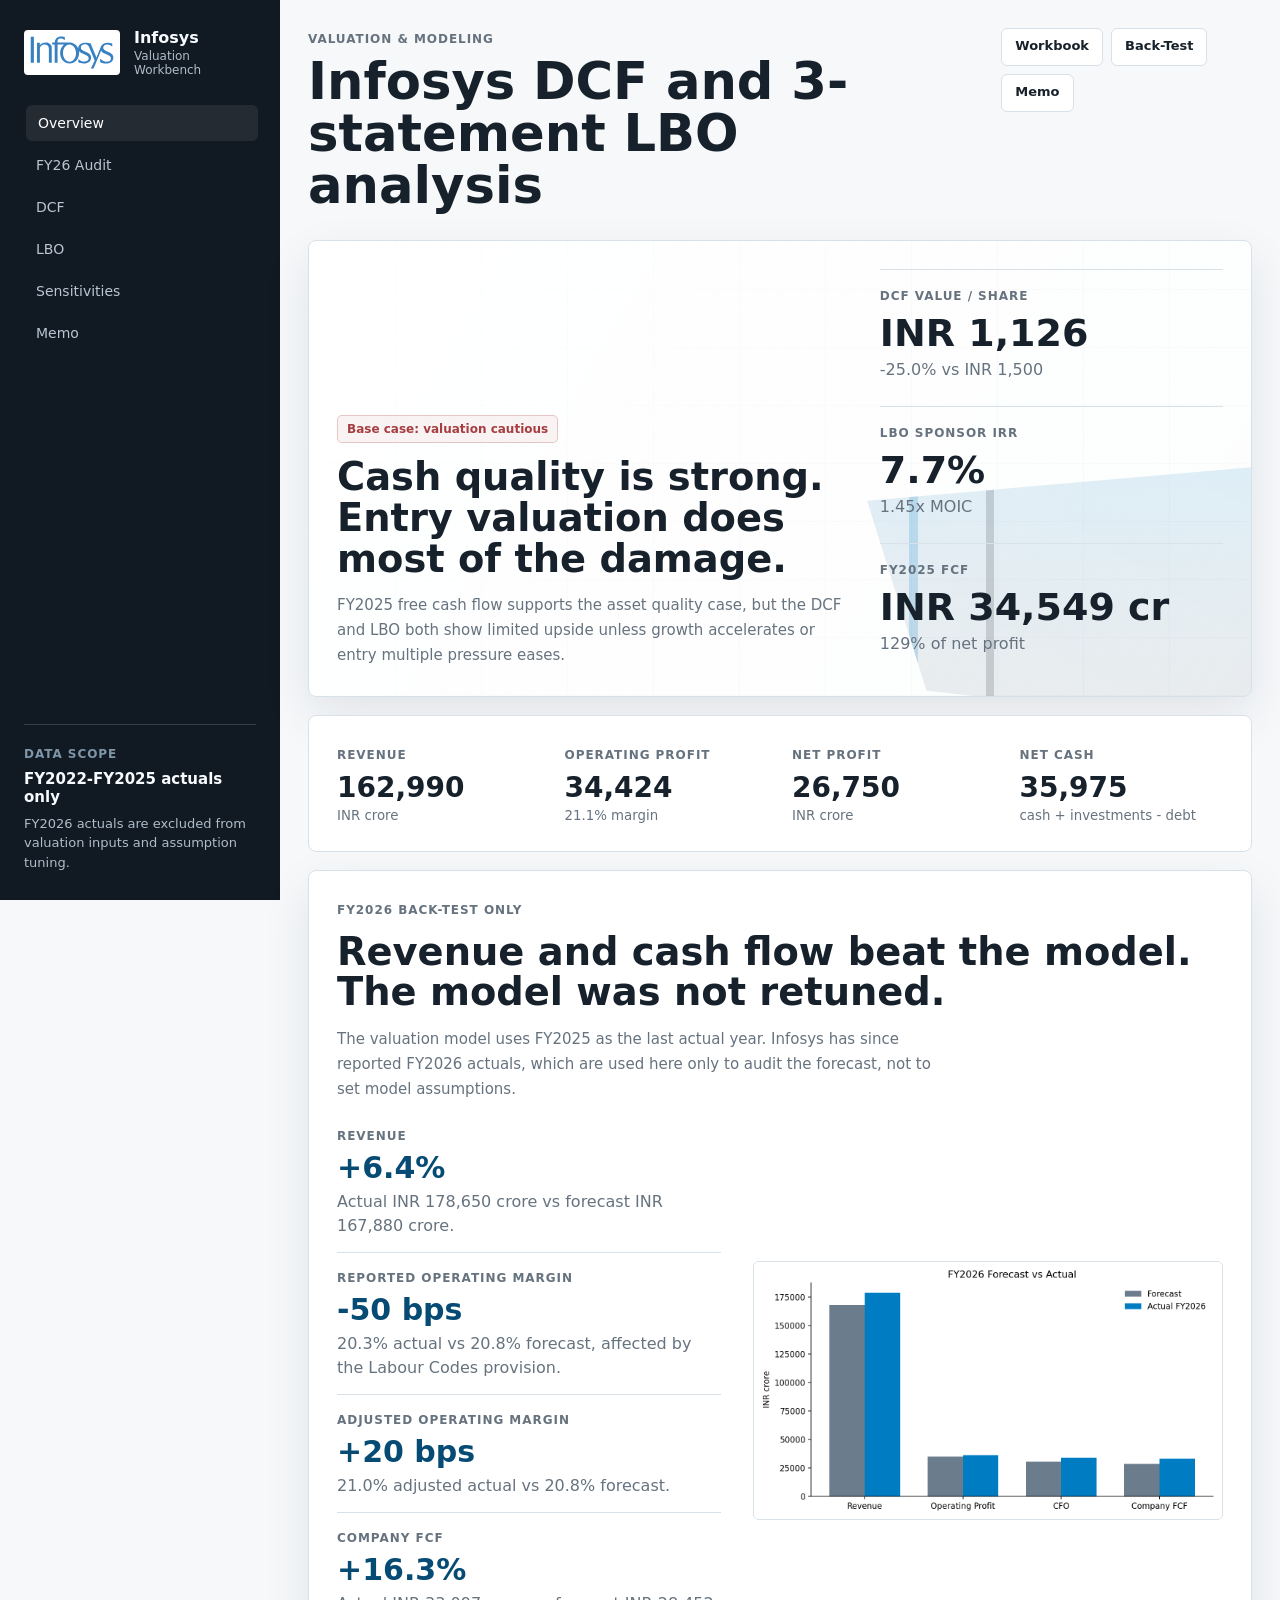
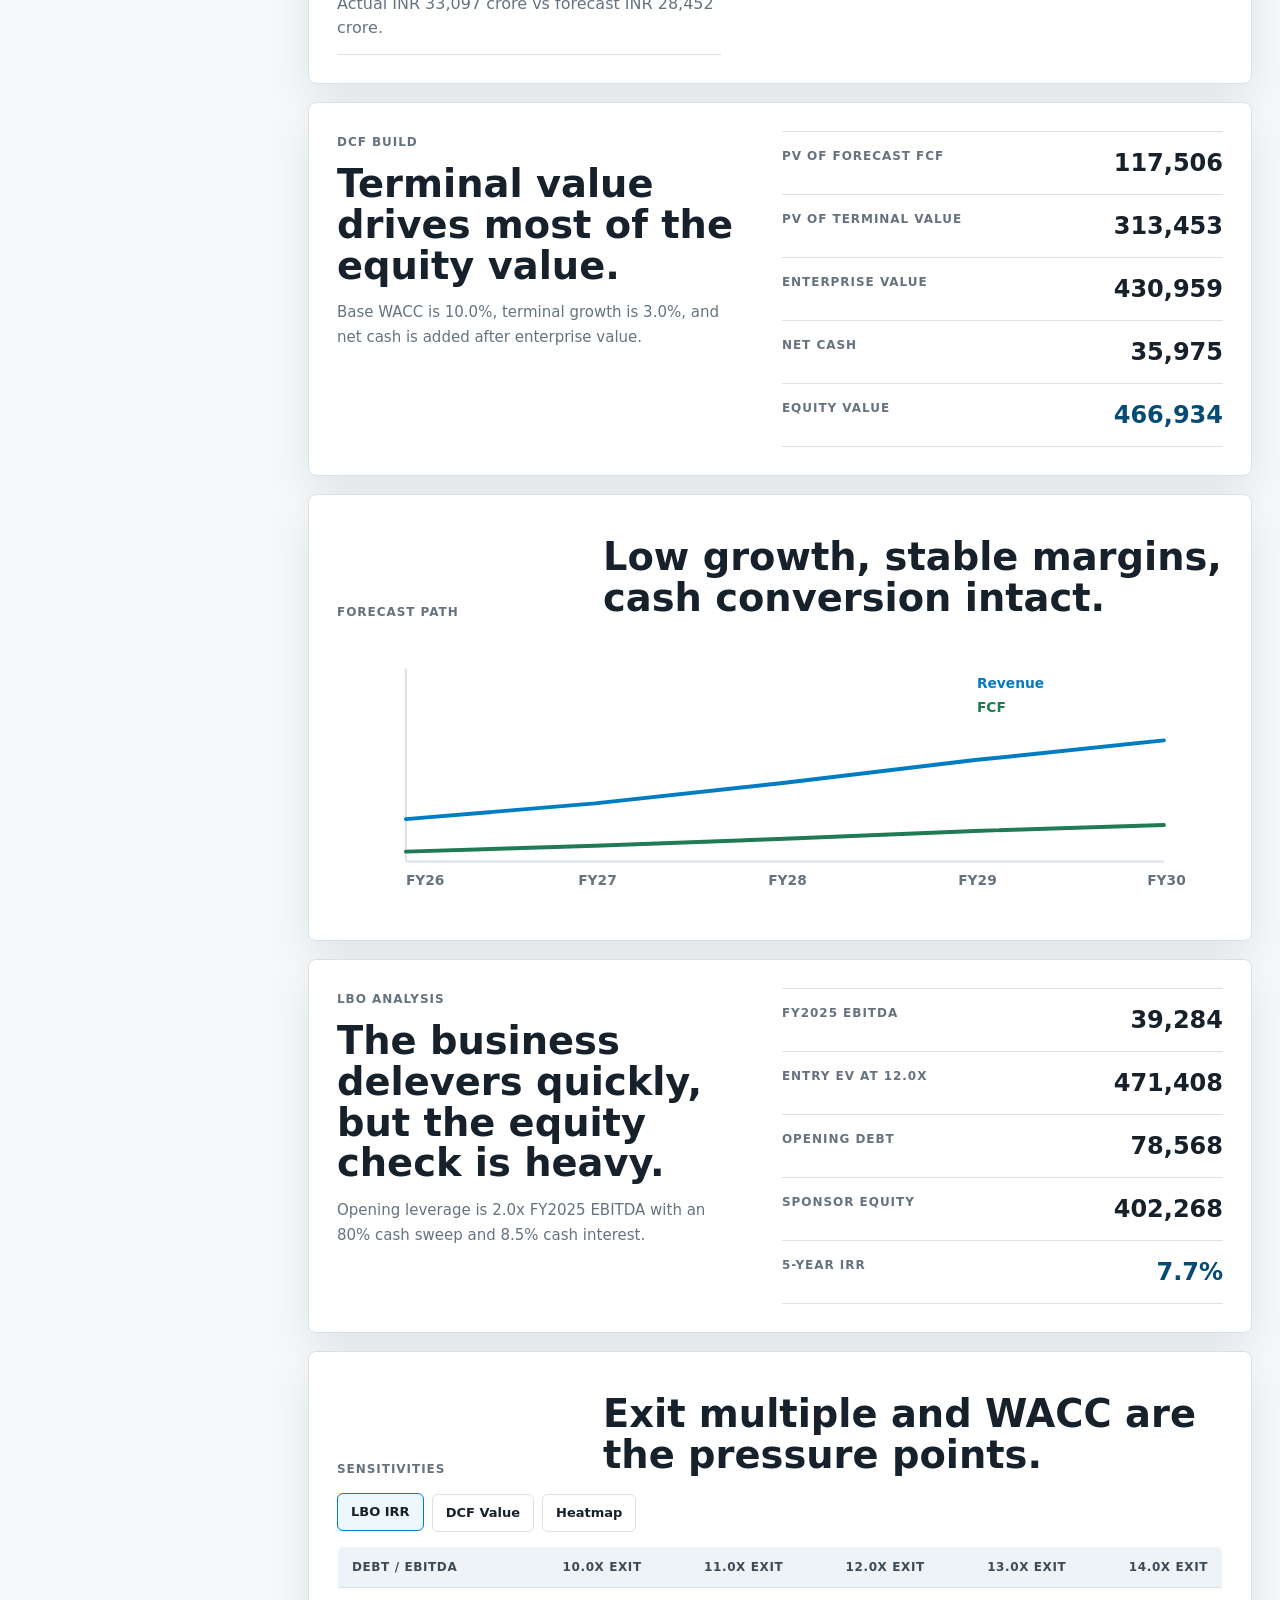
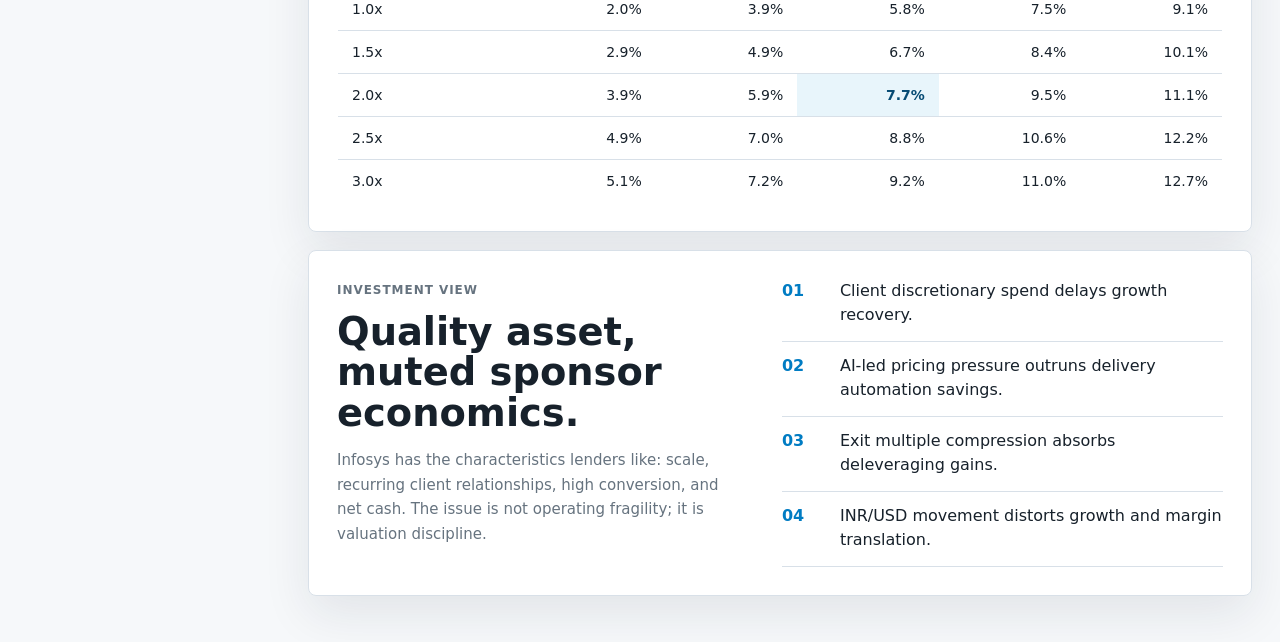
<file: index.html>
<!doctype html>
<html lang="en">
  <head>
    <meta charset="utf-8" />
    <meta name="viewport" content="width=device-width, initial-scale=1" />
    <title>Infosys Valuation Workbench</title>
    <link rel="stylesheet" href="assets/styles.css" />
  </head>
  <body>
    <div class="app-shell">
      <aside class="sidebar" aria-label="Workspace navigation">
        <div class="brand">
          <img class="brand-logo" src="assets/infosys-logo.svg" alt="Infosys" />
          <div>
            <strong>Infosys</strong>
            <span>Valuation Workbench</span>
          </div>
        </div>

        <nav class="nav">
          <a href="#overview" class="active">Overview</a>
          <a href="#validation">FY26 Audit</a>
          <a href="#dcf">DCF</a>
          <a href="#lbo">LBO</a>
          <a href="#sensitivities">Sensitivities</a>
          <a href="#memo">Memo</a>
        </nav>

        <div class="source-note">
          <span>Data scope</span>
          <strong>FY2022-FY2025 actuals only</strong>
          <p>FY2026 actuals are excluded from valuation inputs and assumption tuning.</p>
        </div>
      </aside>

      <main class="workspace">
        <header class="topbar">
          <div>
            <span class="eyebrow">Valuation & Modeling</span>
            <h1>Infosys DCF and 3-statement LBO analysis</h1>
          </div>
          <div class="actions" aria-label="Project output links">
            <a href="outputs/infosys_valuation_model.xlsx">Workbook</a>
            <a href="outputs/fy2026_prediction_validation.xlsx">Back-Test</a>
            <a href="outputs/investment_memo.md">Memo</a>
          </div>
        </header>

        <section id="overview" class="section hero-panel reveal">
          <div class="hero-copy">
            <span class="status-chip">Base case: valuation cautious</span>
            <h2>Cash quality is strong. Entry valuation does most of the damage.</h2>
            <p>
              FY2025 free cash flow supports the asset quality case, but the DCF and LBO both show limited upside
              unless growth accelerates or entry multiple pressure eases.
            </p>
          </div>

          <div class="hero-metrics" aria-label="Headline valuation metrics">
            <div>
              <span>DCF value / share</span>
              <strong>INR 1,126</strong>
              <em>-25.0% vs INR 1,500</em>
            </div>
            <div>
              <span>LBO sponsor IRR</span>
              <strong>7.7%</strong>
              <em>1.45x MOIC</em>
            </div>
            <div>
              <span>FY2025 FCF</span>
              <strong>INR 34,549 cr</strong>
              <em>129% of net profit</em>
            </div>
          </div>
        </section>

        <section class="section metrics-strip reveal" aria-label="FY2025 financial snapshot">
          <div>
            <span>Revenue</span>
            <strong>162,990</strong>
            <small>INR crore</small>
          </div>
          <div>
            <span>Operating profit</span>
            <strong>34,424</strong>
            <small>21.1% margin</small>
          </div>
          <div>
            <span>Net profit</span>
            <strong>26,750</strong>
            <small>INR crore</small>
          </div>
          <div>
            <span>Net cash</span>
            <strong>35,975</strong>
            <small>cash + investments - debt</small>
          </div>
        </section>

        <section id="validation" class="section validation-panel reveal">
          <div class="section-heading">
            <span>FY2026 Back-Test Only</span>
            <h2>Revenue and cash flow beat the model. The model was not retuned.</h2>
            <p>
              The valuation model uses FY2025 as the last actual year. Infosys has since reported FY2026 actuals,
              which are used here only to audit the forecast, not to set model assumptions.
            </p>
          </div>

          <div class="validation-grid">
            <div class="validation-list" aria-label="FY2026 forecast validation highlights">
              <div>
                <span>Revenue</span>
                <strong>+6.4%</strong>
                <p>Actual INR 178,650 crore vs forecast INR 167,880 crore.</p>
              </div>
              <div>
                <span>Reported operating margin</span>
                <strong>-50 bps</strong>
                <p>20.3% actual vs 20.8% forecast, affected by the Labour Codes provision.</p>
              </div>
              <div>
                <span>Adjusted operating margin</span>
                <strong>+20 bps</strong>
                <p>21.0% adjusted actual vs 20.8% forecast.</p>
              </div>
              <div>
                <span>Company FCF</span>
                <strong>+16.3%</strong>
                <p>Actual INR 33,097 crore vs forecast INR 28,452 crore.</p>
              </div>
            </div>

            <div class="validation-chart">
              <img src="outputs/fy2026_forecast_vs_actual.png" alt="FY2026 forecast versus actual chart" />
            </div>
          </div>
        </section>

        <section id="dcf" class="section split reveal">
          <div class="section-heading">
            <span>DCF Build</span>
            <h2>Terminal value drives most of the equity value.</h2>
            <p>Base WACC is 10.0%, terminal growth is 3.0%, and net cash is added after enterprise value.</p>
          </div>
          <div class="bridge" aria-label="DCF valuation bridge">
            <div class="bridge-row">
              <span>PV of forecast FCF</span>
              <strong>117,506</strong>
            </div>
            <div class="bridge-row">
              <span>PV of terminal value</span>
              <strong>313,453</strong>
            </div>
            <div class="bridge-row">
              <span>Enterprise value</span>
              <strong>430,959</strong>
            </div>
            <div class="bridge-row">
              <span>Net cash</span>
              <strong>35,975</strong>
            </div>
            <div class="bridge-row total">
              <span>Equity value</span>
              <strong>466,934</strong>
            </div>
          </div>
        </section>

        <section class="section reveal">
          <div class="section-heading compact">
            <span>Forecast Path</span>
            <h2>Low growth, stable margins, cash conversion intact.</h2>
          </div>
          <div class="chart-wrap">
            <svg class="line-chart" viewBox="0 0 900 280" role="img" aria-label="Revenue and free cash flow forecast chart">
              <line x1="70" y1="228" x2="840" y2="228" />
              <line x1="70" y1="32" x2="70" y2="228" />
              <polyline class="revenue-line" points="70,185 262,169 455,148 648,125 840,105" />
              <polyline class="fcf-line" points="70,218 262,212 455,205 648,197 840,191" />
              <g class="chart-labels">
                <text x="70" y="252">FY26</text>
                <text x="245" y="252">FY27</text>
                <text x="438" y="252">FY28</text>
                <text x="631" y="252">FY29</text>
                <text x="823" y="252">FY30</text>
              </g>
              <text class="legend revenue" x="650" y="52">Revenue</text>
              <text class="legend fcf" x="650" y="76">FCF</text>
            </svg>
          </div>
        </section>

        <section id="lbo" class="section split reveal">
          <div class="section-heading">
            <span>LBO Analysis</span>
            <h2>The business delevers quickly, but the equity check is heavy.</h2>
            <p>Opening leverage is 2.0x FY2025 EBITDA with an 80% cash sweep and 8.5% cash interest.</p>
          </div>
          <div class="lbo-stack">
            <div class="lbo-row">
              <span>FY2025 EBITDA</span>
              <strong>39,284</strong>
            </div>
            <div class="lbo-row">
              <span>Entry EV at 12.0x</span>
              <strong>471,408</strong>
            </div>
            <div class="lbo-row">
              <span>Opening debt</span>
              <strong>78,568</strong>
            </div>
            <div class="lbo-row">
              <span>Sponsor equity</span>
              <strong>402,268</strong>
            </div>
            <div class="lbo-row total">
              <span>5-year IRR</span>
              <strong>7.7%</strong>
            </div>
          </div>
        </section>

        <section id="sensitivities" class="section reveal">
          <div class="section-heading compact">
            <span>Sensitivities</span>
            <h2>Exit multiple and WACC are the pressure points.</h2>
          </div>

          <div class="tabs" role="tablist" aria-label="Sensitivity tables">
            <button class="tab active" type="button" data-tab="lbo-table">LBO IRR</button>
            <button class="tab" type="button" data-tab="dcf-table">DCF Value</button>
            <button class="tab" type="button" data-tab="heatmap">Heatmap</button>
          </div>

          <div class="tab-panel active" id="lbo-table">
            <table>
              <thead>
                <tr>
                  <th>Debt / EBITDA</th>
                  <th>10.0x Exit</th>
                  <th>11.0x Exit</th>
                  <th>12.0x Exit</th>
                  <th>13.0x Exit</th>
                  <th>14.0x Exit</th>
                </tr>
              </thead>
              <tbody>
                <tr><td>1.0x</td><td>2.0%</td><td>3.9%</td><td>5.8%</td><td>7.5%</td><td>9.1%</td></tr>
                <tr><td>1.5x</td><td>2.9%</td><td>4.9%</td><td>6.7%</td><td>8.4%</td><td>10.1%</td></tr>
                <tr><td>2.0x</td><td>3.9%</td><td>5.9%</td><td class="base">7.7%</td><td>9.5%</td><td>11.1%</td></tr>
                <tr><td>2.5x</td><td>4.9%</td><td>7.0%</td><td>8.8%</td><td>10.6%</td><td>12.2%</td></tr>
                <tr><td>3.0x</td><td>5.1%</td><td>7.2%</td><td>9.2%</td><td>11.0%</td><td>12.7%</td></tr>
              </tbody>
            </table>
          </div>

          <div class="tab-panel" id="dcf-table">
            <table>
              <thead>
                <tr>
                  <th>Terminal growth</th>
                  <th>8.5% WACC</th>
                  <th>9.5% WACC</th>
                  <th>10.0% WACC</th>
                  <th>10.5% WACC</th>
                  <th>11.0% WACC</th>
                  <th>11.5% WACC</th>
                </tr>
              </thead>
              <tbody>
                <tr><td>2.0%</td><td>1,245</td><td>1,088</td><td>1,025</td><td>969</td><td>919</td><td>874</td></tr>
                <tr><td>2.5%</td><td>1,321</td><td>1,143</td><td>1,072</td><td>1,010</td><td>955</td><td>906</td></tr>
                <tr><td>3.0%</td><td>1,412</td><td>1,206</td><td class="base">1,126</td><td>1,056</td><td>995</td><td>941</td></tr>
                <tr><td>3.5%</td><td>1,520</td><td>1,280</td><td>1,188</td><td>1,109</td><td>1,040</td><td>980</td></tr>
                <tr><td>4.0%</td><td>1,653</td><td>1,367</td><td>1,260</td><td>1,170</td><td>1,092</td><td>1,025</td></tr>
              </tbody>
            </table>
          </div>

          <div class="tab-panel heatmap-panel" id="heatmap">
            <img src="outputs/lbo_irr_sensitivity.png" alt="LBO IRR sensitivity heatmap" />
          </div>
        </section>

        <section id="memo" class="section memo-grid reveal">
          <div>
            <span class="eyebrow">Investment View</span>
            <h2>Quality asset, muted sponsor economics.</h2>
            <p>
              Infosys has the characteristics lenders like: scale, recurring client relationships, high conversion,
              and net cash. The issue is not operating fragility; it is valuation discipline.
            </p>
          </div>
          <ul class="risk-list" aria-label="Primary model risks">
            <li><span>01</span> Client discretionary spend delays growth recovery.</li>
            <li><span>02</span> AI-led pricing pressure outruns delivery automation savings.</li>
            <li><span>03</span> Exit multiple compression absorbs deleveraging gains.</li>
            <li><span>04</span> INR/USD movement distorts growth and margin translation.</li>
          </ul>
        </section>
      </main>
    </div>

    <script src="assets/app.js"></script>
  </body>
</html>
</file>
<file: assets/styles.css>
:root {
  color-scheme: light;
  --ink: #17212b;
  --muted: #66737f;
  --line: #d8e0e8;
  --surface: #f6f8fa;
  --panel: #ffffff;
  --blue: #007cc3;
  --blue-dark: #064b74;
  --green: #1f7a55;
  --red: #a63d40;
  --amber: #9b6b12;
  --shadow: 0 18px 48px rgba(20, 35, 50, 0.09);
}

* {
  box-sizing: border-box;
}

html {
  scroll-behavior: smooth;
}

body {
  margin: 0;
  min-height: 100svh;
  background: var(--surface);
  color: var(--ink);
  font-family: Inter, ui-sans-serif, system-ui, -apple-system, BlinkMacSystemFont, "Segoe UI", sans-serif;
  letter-spacing: 0;
}

a {
  color: inherit;
  text-decoration: none;
}

.app-shell {
  display: grid;
  grid-template-columns: 280px minmax(0, 1fr);
  min-height: 100svh;
}

.sidebar {
  position: sticky;
  top: 0;
  height: 100svh;
  display: flex;
  flex-direction: column;
  gap: 28px;
  padding: 28px 24px;
  background: #111922;
  color: #f7fbff;
}

.brand {
  display: flex;
  align-items: center;
  gap: 14px;
}

.brand-logo {
  display: block;
  width: 96px;
  height: auto;
  flex: 0 0 auto;
  padding: 6px;
  border-radius: 4px;
  background: #ffffff;
}

.brand strong,
.brand span {
  display: block;
}

.brand span {
  margin-top: 2px;
  color: #aebdca;
  font-size: 12px;
}

.nav {
  display: grid;
  gap: 6px;
}

.nav a {
  padding: 10px 12px;
  border-radius: 6px;
  color: #b9c6d2;
  font-size: 14px;
  transition: background 160ms ease, color 160ms ease, transform 160ms ease;
}

.nav a:hover,
.nav a.active {
  background: rgba(255, 255, 255, 0.08);
  color: #ffffff;
  transform: translateX(2px);
}

.source-note {
  margin-top: auto;
  padding-top: 18px;
  border-top: 1px solid rgba(255, 255, 255, 0.16);
}

.source-note span,
.eyebrow,
.section-heading span,
.hero-metrics span,
.metrics-strip span,
.bridge-row span,
.lbo-row span {
  color: var(--muted);
  font-size: 12px;
  font-weight: 700;
  letter-spacing: 0.08em;
  text-transform: uppercase;
}

.source-note span {
  color: #7f95a8;
}

.source-note strong {
  display: block;
  margin-top: 8px;
  font-size: 15px;
}

.source-note p {
  margin: 8px 0 0;
  color: #aebdca;
  font-size: 13px;
  line-height: 1.5;
}

.workspace {
  min-width: 0;
  padding: 28px;
}

.topbar {
  display: flex;
  align-items: flex-start;
  justify-content: space-between;
  gap: 28px;
  margin-bottom: 28px;
}

.topbar h1 {
  max-width: 760px;
  margin: 8px 0 0;
  font-size: clamp(30px, 4vw, 54px);
  line-height: 1.02;
  font-weight: 760;
}

.actions {
  display: flex;
  gap: 8px;
  flex-wrap: wrap;
}

.actions a,
.tab {
  min-height: 38px;
  padding: 9px 13px;
  border: 1px solid var(--line);
  border-radius: 6px;
  background: #ffffff;
  color: var(--ink);
  font: inherit;
  font-size: 13px;
  font-weight: 700;
  cursor: pointer;
  transition: border-color 160ms ease, background 160ms ease, transform 160ms ease;
}

.actions a:hover,
.tab:hover,
.tab.active {
  border-color: var(--blue);
  background: #eef8fc;
  transform: translateY(-1px);
}

.section {
  margin-bottom: 18px;
  padding: 28px;
  border: 1px solid var(--line);
  border-radius: 8px;
  background: var(--panel);
  box-shadow: var(--shadow);
}

.hero-panel {
  position: relative;
  overflow: hidden;
  display: grid;
  grid-template-columns: minmax(0, 1.2fr) minmax(300px, 0.8fr);
  gap: 28px;
  min-height: 420px;
  background:
    linear-gradient(120deg, rgba(255, 255, 255, 0.94), rgba(255, 255, 255, 0.72)),
    repeating-linear-gradient(90deg, rgba(0, 124, 195, 0.14) 0 1px, transparent 1px 86px),
    repeating-linear-gradient(0deg, rgba(17, 25, 34, 0.08) 0 1px, transparent 1px 58px);
}

.hero-panel::after {
  content: "";
  position: absolute;
  right: -40px;
  bottom: -32px;
  width: 45%;
  height: 58%;
  background:
    linear-gradient(90deg, transparent 0 10%, rgba(0, 124, 195, 0.18) 10% 12%, transparent 12% 28%, rgba(17, 25, 34, 0.16) 28% 30%, transparent 30%),
    linear-gradient(0deg, rgba(17, 25, 34, 0.08), rgba(0, 124, 195, 0.12));
  clip-path: polygon(0 14%, 100% 0, 92% 100%, 14% 86%);
}

.hero-copy {
  position: relative;
  z-index: 1;
  align-self: end;
  max-width: 760px;
}

.status-chip {
  display: inline-flex;
  align-items: center;
  min-height: 28px;
  padding: 5px 9px;
  border: 1px solid rgba(166, 61, 64, 0.25);
  border-radius: 5px;
  color: var(--red);
  background: rgba(166, 61, 64, 0.06);
  font-size: 12px;
  font-weight: 800;
}

.hero-copy h2,
.section-heading h2,
.memo-grid h2 {
  margin: 14px 0 0;
  font-size: clamp(25px, 3vw, 42px);
  line-height: 1.06;
}

.hero-copy p,
.section-heading p,
.memo-grid p {
  max-width: 620px;
  margin: 14px 0 0;
  color: var(--muted);
  font-size: 15px;
  line-height: 1.65;
}

.hero-metrics {
  position: relative;
  z-index: 1;
  align-self: end;
  display: grid;
  gap: 12px;
}

.hero-metrics div,
.bridge,
.lbo-stack {
  border-top: 1px solid var(--line);
}

.hero-metrics div {
  padding: 15px 0;
}

.hero-metrics strong {
  display: block;
  margin-top: 7px;
  font-size: clamp(24px, 3vw, 38px);
}

.hero-metrics em {
  display: block;
  margin-top: 5px;
  color: var(--muted);
  font-style: normal;
}

.metrics-strip {
  display: grid;
  grid-template-columns: repeat(4, minmax(0, 1fr));
  gap: 24px;
  box-shadow: none;
}

.metrics-strip strong {
  display: block;
  margin-top: 8px;
  font-size: 28px;
}

.metrics-strip small {
  display: block;
  margin-top: 4px;
  color: var(--muted);
}

.validation-panel {
  display: grid;
  gap: 24px;
}

.validation-grid {
  display: grid;
  grid-template-columns: minmax(0, 0.9fr) minmax(360px, 1.1fr);
  gap: 32px;
  align-items: center;
}

.validation-list {
  display: grid;
  gap: 14px;
}

.validation-list div {
  padding-bottom: 14px;
  border-bottom: 1px solid var(--line);
}

.validation-list span {
  color: var(--muted);
  font-size: 12px;
  font-weight: 800;
  letter-spacing: 0.08em;
  text-transform: uppercase;
}

.validation-list strong {
  display: block;
  margin-top: 6px;
  color: var(--blue-dark);
  font-size: 30px;
}

.validation-list p {
  margin: 5px 0 0;
  color: var(--muted);
  line-height: 1.5;
}

.validation-chart img {
  display: block;
  width: 100%;
  height: auto;
  border: 1px solid var(--line);
  border-radius: 6px;
}

.split {
  display: grid;
  grid-template-columns: minmax(0, 0.9fr) minmax(320px, 1fr);
  gap: 48px;
  align-items: start;
}

.section-heading.compact {
  display: flex;
  align-items: end;
  justify-content: space-between;
  gap: 20px;
  margin-bottom: 18px;
}

.section-heading.compact h2 {
  max-width: 620px;
}

.bridge-row,
.lbo-row {
  display: flex;
  justify-content: space-between;
  gap: 18px;
  padding: 17px 0;
  border-bottom: 1px solid var(--line);
}

.bridge-row strong,
.lbo-row strong {
  font-size: 24px;
  text-align: right;
}

.bridge-row.total strong,
.lbo-row.total strong {
  color: var(--blue-dark);
}

.chart-wrap {
  overflow-x: auto;
}

.line-chart {
  display: block;
  width: 100%;
  min-width: 680px;
  height: auto;
}

.line-chart line {
  stroke: var(--line);
  stroke-width: 2;
}

.revenue-line,
.fcf-line {
  fill: none;
  stroke-width: 4;
  stroke-linecap: round;
  stroke-linejoin: round;
  stroke-dasharray: 900;
  animation: draw 1200ms ease both;
}

.revenue-line {
  stroke: var(--blue);
}

.fcf-line {
  stroke: var(--green);
  animation-delay: 220ms;
}

.chart-labels text,
.legend {
  fill: var(--muted);
  font-size: 14px;
  font-weight: 700;
}

.legend.revenue {
  fill: var(--blue);
}

.legend.fcf {
  fill: var(--green);
}

.tabs {
  display: flex;
  gap: 8px;
  flex-wrap: wrap;
  margin-bottom: 14px;
}

.tab-panel {
  display: none;
}

.tab-panel.active {
  display: block;
  animation: panelIn 180ms ease both;
}

table {
  width: 100%;
  border-collapse: collapse;
  overflow: hidden;
  border: 1px solid var(--line);
  border-radius: 6px;
  font-size: 14px;
}

th,
td {
  padding: 13px 14px;
  border-bottom: 1px solid var(--line);
  text-align: right;
  white-space: nowrap;
}

th:first-child,
td:first-child {
  text-align: left;
}

thead th {
  background: #eef3f7;
  color: #3d4b57;
  font-size: 12px;
  letter-spacing: 0.05em;
  text-transform: uppercase;
}

tbody tr {
  transition: background 140ms ease;
}

tbody tr:hover {
  background: #f4f9fc;
}

td.base {
  color: var(--blue-dark);
  background: #e8f5fb;
  font-weight: 800;
}

.heatmap-panel {
  text-align: center;
}

.heatmap-panel img {
  max-width: min(760px, 100%);
  height: auto;
  border: 1px solid var(--line);
  border-radius: 6px;
}

.memo-grid {
  display: grid;
  grid-template-columns: minmax(0, 0.9fr) minmax(320px, 1fr);
  gap: 48px;
}

.risk-list {
  display: grid;
  gap: 12px;
  margin: 0;
  padding: 0;
  list-style: none;
}

.risk-list li {
  display: grid;
  grid-template-columns: 44px minmax(0, 1fr);
  gap: 14px;
  align-items: start;
  padding-bottom: 14px;
  border-bottom: 1px solid var(--line);
  line-height: 1.5;
}

.risk-list span {
  color: var(--blue);
  font-weight: 850;
}

.reveal {
  opacity: 0;
  transform: translateY(14px);
}

.reveal.visible {
  opacity: 1;
  transform: translateY(0);
  transition: opacity 520ms ease, transform 520ms ease;
}

@keyframes draw {
  from {
    stroke-dashoffset: 900;
  }
  to {
    stroke-dashoffset: 0;
  }
}

@keyframes panelIn {
  from {
    opacity: 0;
    transform: translateY(5px);
  }
  to {
    opacity: 1;
    transform: translateY(0);
  }
}

@media (max-width: 980px) {
  .app-shell {
    grid-template-columns: 1fr;
  }

  .sidebar {
    position: static;
    height: auto;
  }

  .nav {
    grid-template-columns: repeat(6, minmax(max-content, 1fr));
    overflow-x: auto;
  }

  .source-note {
    margin-top: 0;
  }

  .hero-panel,
  .split,
  .memo-grid,
  .validation-grid {
    grid-template-columns: 1fr;
  }

  .metrics-strip {
    grid-template-columns: repeat(2, minmax(0, 1fr));
  }
}

@media (max-width: 640px) {
  .workspace,
  .sidebar,
  .section {
    padding: 20px;
  }

  .topbar {
    display: grid;
  }

  .metrics-strip {
    grid-template-columns: 1fr;
  }

  .section-heading.compact {
    display: block;
  }

  table {
    display: block;
    overflow-x: auto;
  }
}
</file>
